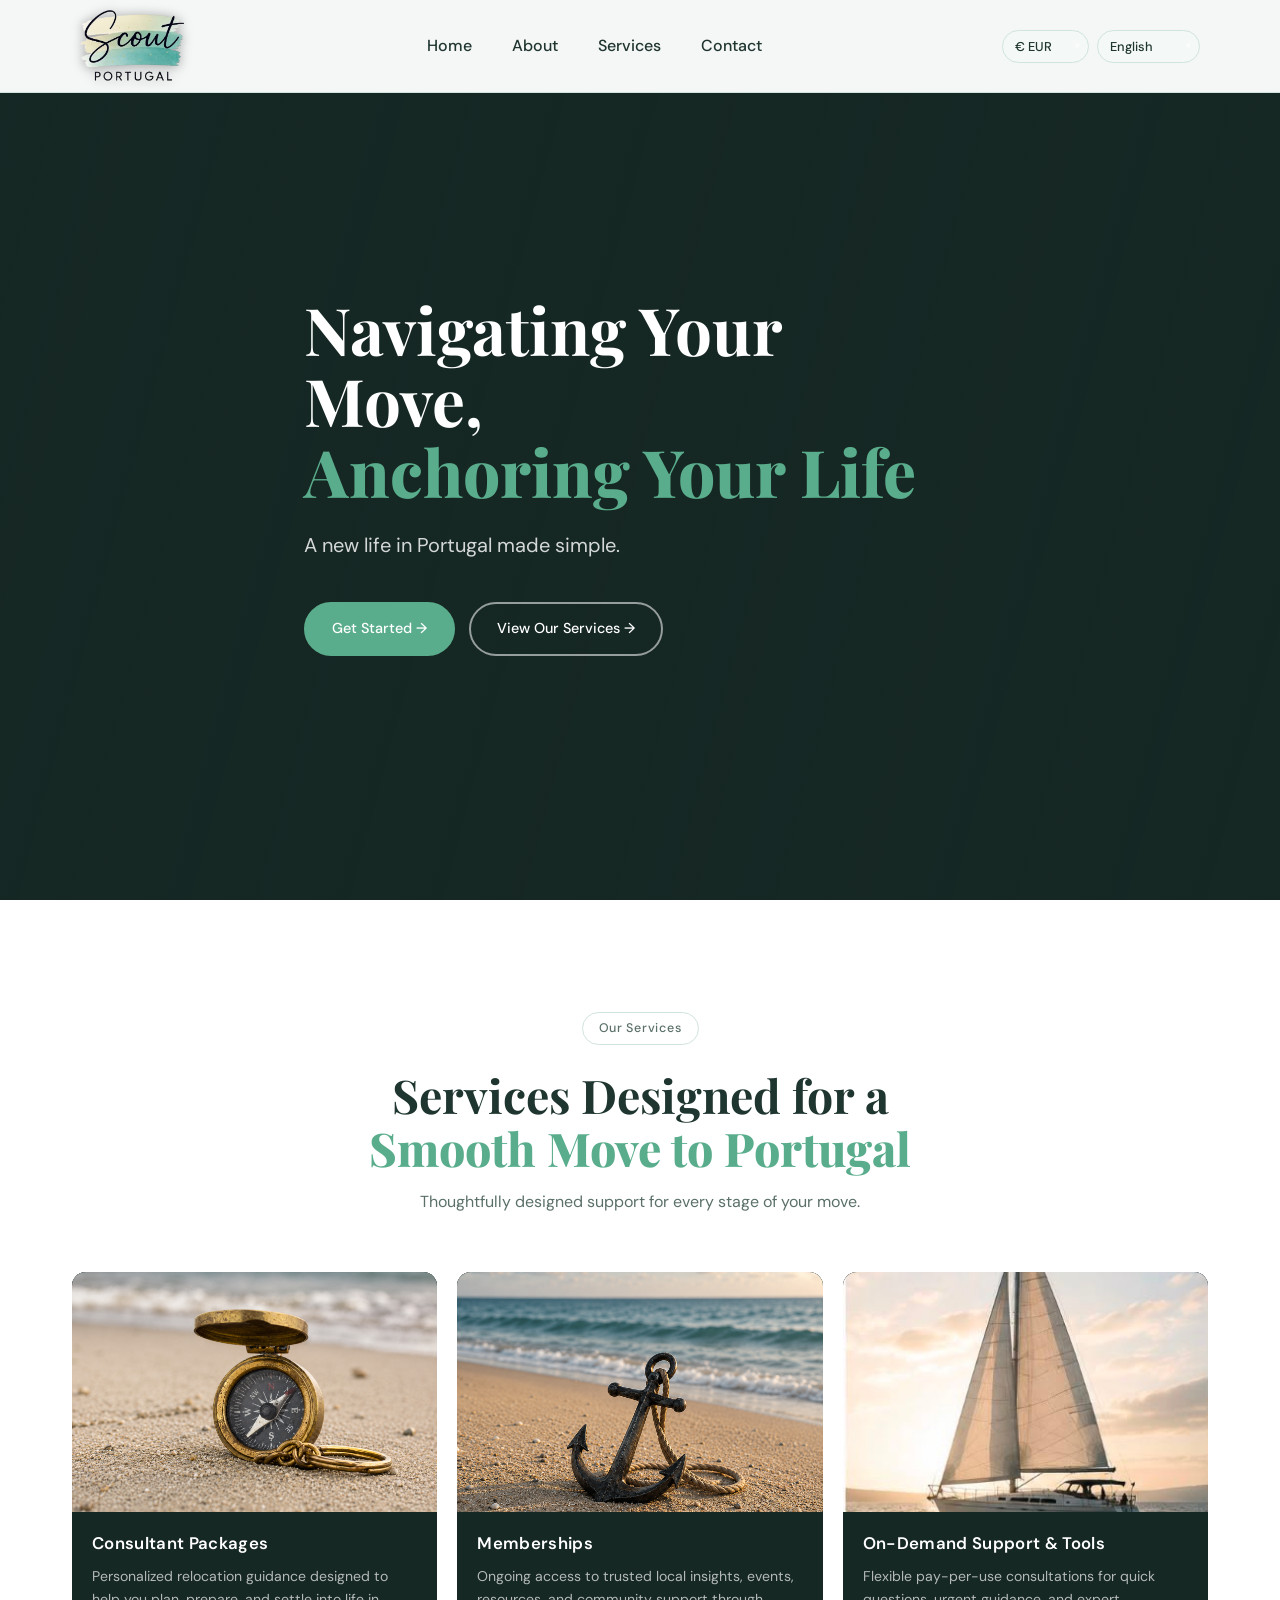
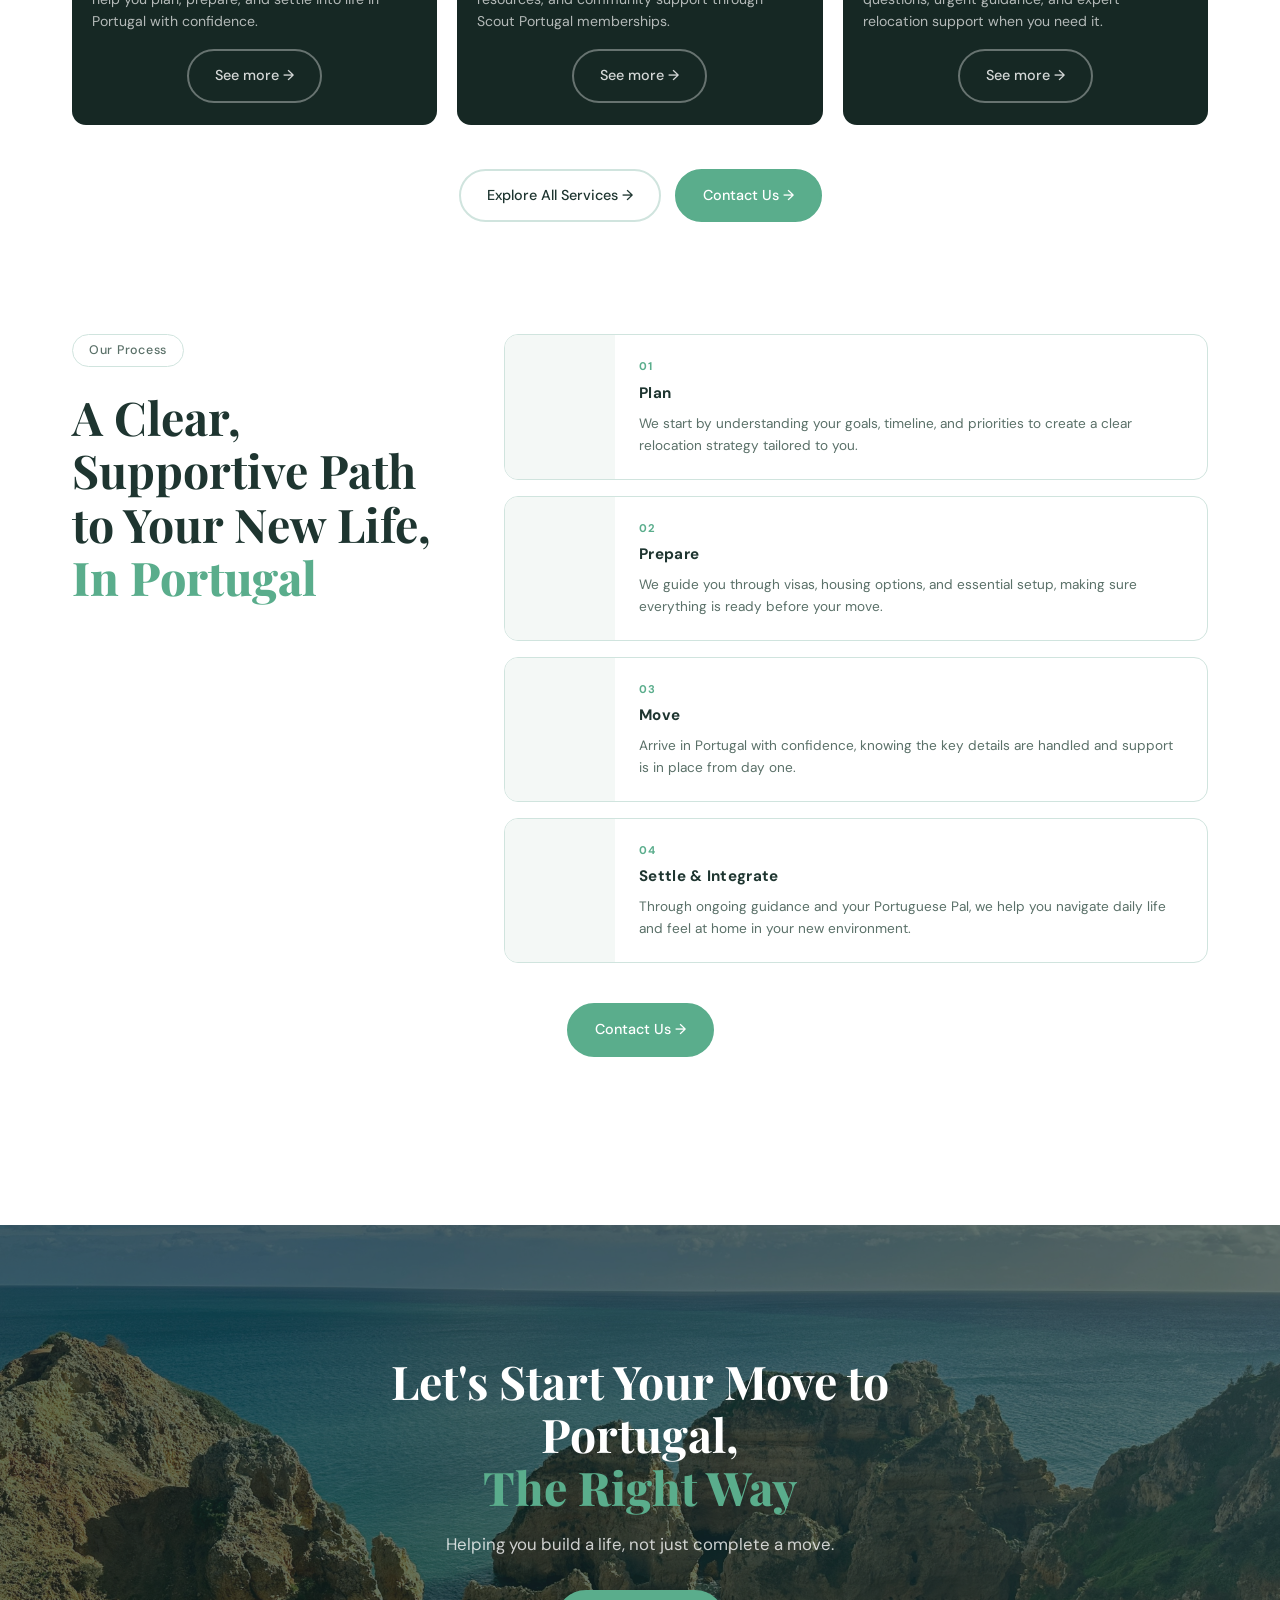
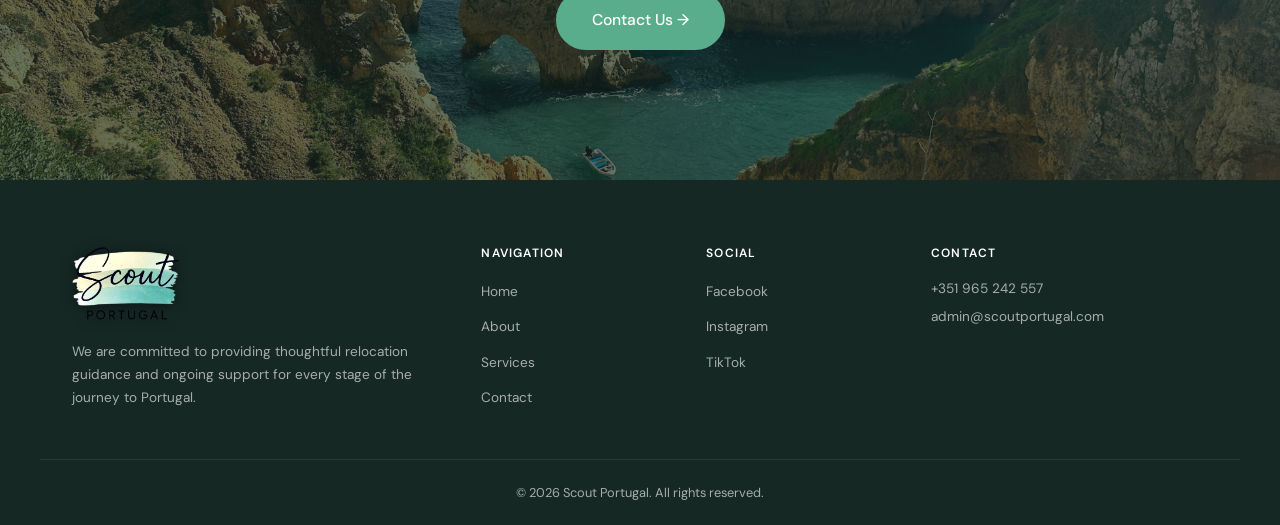
<file: index.html>
<!DOCTYPE html>
<html lang="en">
<head>
  <meta charset="UTF-8">
  <meta name="viewport" content="width=device-width, initial-scale=1.0">
  <title>Scout Portugal — Relocation Services</title>
  <meta name="description" content="A new life in Portugal made simple. Trusted relocation guidance, housing support, and cultural integration.">
  <link rel="preconnect" href="https://fonts.googleapis.com">
  <link rel="preconnect" href="https://fonts.gstatic.com" crossorigin>
  <link rel="preconnect" href="https://www.youtube.com">
  <link rel="preconnect" href="https://i.ytimg.com">
  <link rel="dns-prefetch" href="https://www.youtube.com">
  <link rel="dns-prefetch" href="https://i.ytimg.com">
  <link href="https://fonts.googleapis.com/css2?family=DM+Sans:wght@300;400;500;600&family=Playfair+Display:ital,wght@0,700;0,800;1,400;1,500&display=swap" rel="stylesheet">
  <link rel="stylesheet" href="style.css?v=3">
</head>
<body>
<div class="scroll-progress" id="scroll-progress"></div>

  <nav id="nav">
    <div class="nav-inner">
      <a href="index.html" class="logo-link" aria-label="Scout Portugal">
        <img src="images/logo.png" alt="Scout Portugal" class="logo-img">
      </a>
      <ul class="nav-links" role="list">
        <li><a href="index.html"    data-i18n="nav.home">Home</a></li>
        <li><a href="about.html"    data-i18n="nav.about">About</a></li>
        <li><a href="services.html" data-i18n="nav.services">Services</a></li>
        <li><a href="contact.html"  data-i18n="nav.contact">Contact</a></li>
      </ul>
      <div class="nav-controls">
        <div class="select-wrap">
          <select id="currency-select" aria-label="Currency">
            <option value="EUR">€ EUR</option>
            <option value="USD">$ USD</option>
            <option value="GBP">£ GBP</option>
            <option value="BRL">R$ BRL</option>
            <option value="AUD">A$ AUD</option>
            <option value="CNY">¥ CNY</option>
          </select>
        </div>
        <div class="select-wrap">
          <select id="lang-select" aria-label="Language">
            <option value="en">English</option>
            <option value="es">Español</option>
            <option value="pt">Português</option>
            <option value="de">Deutsch</option>
            <option value="fr">Français</option>
            <option value="zh">中文</option>
          </select>
        </div>
        <button class="burger" id="burger" aria-label="Menu" aria-expanded="false">
          <span></span><span></span><span></span>
        </button>
      </div>
    </div>
    <div class="mobile-menu" id="mobile-menu" aria-hidden="true">
      <ul role="list">
        <li><a href="index.html"    data-i18n="nav.home">Home</a></li>
        <li><a href="about.html"    data-i18n="nav.about">About</a></li>
        <li><a href="services.html" data-i18n="nav.services">Services</a></li>
        <li><a href="contact.html"  data-i18n="nav.contact">Contact</a></li>
      </ul>
    </div>
  </nav>

  <!-- HERO -->
  <section class="hero">
    <div class="hero-video-wrap">
      <video autoplay muted loop playsinline poster="https://res.cloudinary.com/ddjp9sq5s/video/upload/so_0/v1782552151/15659260-uhd_3840_2160_30fps_gr2dod.jpg">
        <source src="https://res.cloudinary.com/ddjp9sq5s/video/upload/q_auto:best/v1782552151/15659260-uhd_3840_2160_30fps_gr2dod.mp4" type="video/mp4">
      </video>
    </div>
    <div class="hero-overlay"></div>
    <div class="hero-content container">
      <h1>
        <span data-i18n="hero.line1">Navigating Your Move,</span>
        <em data-i18n="hero.line2">Anchoring Your Life</em>
      </h1>
      <p data-i18n="hero.sub">A new life in Portugal made simple.</p>
      <div class="hero-ctas">
        <a href="contact.html" class="btn btn-primary" data-i18n="hero.cta1">Get Started →</a>
        <a href="services.html" class="btn btn-ghost" data-i18n="hero.cta2">View Our Services →</a>
      </div>
    </div>
  </section>

  <!-- SERVICES OVERVIEW -->
  <section class="services">
    <div class="container">
      <div class="section-header fade-in">
        <span class="pill" data-i18n="services.label">Our Services</span>
        <h2>
          <span data-i18n="services.h1">Services Designed for a</span>
          <em data-i18n="services.h2">Smooth Move to Portugal</em>
        </h2>
        <p class="section-sub" data-i18n="services.sub">Thoughtfully designed support for every stage of your move.</p>
      </div>
      <div class="services-grid">
        <div class="service-card fade-in">
          <div class="service-img" style="background-image:url('images/compass.png')"></div>
          <div class="service-body">
            <h3 data-i18n="services.s1.title">Consultant Packages</h3>
            <p data-i18n="services.s1.desc">Personalized relocation guidance designed to help you plan, prepare, and settle into life in Portugal with confidence.</p>
            <a href="services.html" class="btn btn-outline" style="margin-top:16px" data-i18n="services.s1.cta">See more →</a>
          </div>
        </div>
        <div class="service-card fade-in" style="--delay:0.1s">
          <div class="service-img" style="background-image:url('images/anchor.png')"></div>
          <div class="service-body">
            <h3 data-i18n="services.s2.title">Memberships</h3>
            <p data-i18n="services.s2.desc">Ongoing access to trusted local insights, events, resources, and community support through Scout Portugal memberships.</p>
            <a href="services.html" class="btn btn-outline" style="margin-top:16px" data-i18n="services.s2.cta">See more →</a>
          </div>
        </div>
        <div class="service-card fade-in" style="--delay:0.2s">
          <div class="service-img" style="background-image:url('images/sailboat.jpg')"></div>
          <div class="service-body">
            <h3 data-i18n="services.s3.title">On-Demand Support & Tools</h3>
            <p data-i18n="services.s3.desc">Flexible pay-per-use consultations for quick questions, urgent guidance, and expert relocation support when you need it.</p>
            <a href="services.html" class="btn btn-outline" style="margin-top:16px" data-i18n="services.s3.cta">See more →</a>
          </div>
        </div>
      </div>
      <div class="center-cta fade-in" style="display:flex; gap:14px; justify-content:center; flex-wrap:wrap;">
        <a href="services.html" class="btn btn-outline" data-i18n="services.cta">Explore All Services →</a>
        <a href="contact.html" class="btn btn-primary">Contact Us →</a>
      </div>
    </div>
  </section>

  <!-- PROCESS -->
  <section class="process">
    <div class="container process-inner">
      <div class="process-header fade-in">
        <span class="pill" data-i18n="process.label">Our Process</span>
        <h2>
          <span data-i18n="process.h1">A Clear, Supportive Path to Your New Life,</span>
          <em data-i18n="process.h2">In Portugal</em>
        </h2>
      </div>
      <div class="process-steps">
        <div class="step fade-in">
          <div class="step-img" style="background-image:url('https://images.unsplash.com/photo-1484480974693-6ca0a78fb36b?auto=format&fit=crop&w=400&q=80')"></div>
          <div class="step-body">
            <span class="step-num">01</span>
            <h4 data-i18n="process.s1.title">Plan</h4>
            <p data-i18n="process.s1.desc">We start by understanding your goals, timeline, and priorities to create a clear relocation strategy tailored to you.</p>
          </div>
        </div>
        <div class="step fade-in" style="--delay:0.08s">
          <div class="step-img" style="background-image:url('https://images.unsplash.com/photo-1516738901171-8eb4fc13bd20?auto=format&fit=crop&w=400&q=80')"></div>
          <div class="step-body">
            <span class="step-num">02</span>
            <h4 data-i18n="process.s2.title">Prepare</h4>
            <p data-i18n="process.s2.desc">We guide you through visas, housing options, and essential setup, making sure everything is ready before your move.</p>
          </div>
        </div>
        <div class="step fade-in" style="--delay:0.16s">
          <div class="step-img" style="background-image:url('https://images.unsplash.com/photo-1436491865332-7a61a109cc05?auto=format&fit=crop&w=400&q=80')"></div>
          <div class="step-body">
            <span class="step-num">03</span>
            <h4 data-i18n="process.s3.title">Move</h4>
            <p data-i18n="process.s3.desc">Arrive in Portugal with confidence, knowing the key details are handled and support is in place from day one.</p>
          </div>
        </div>
        <div class="step fade-in" style="--delay:0.24s">
          <div class="step-img" style="background-image:url('https://images.unsplash.com/photo-1712867415742-79e31e06ece9?auto=format&fit=crop&w=400&q=80')"></div>
          <div class="step-body">
            <span class="step-num">04</span>
            <h4 data-i18n="process.s4.title">Settle & Integrate</h4>
            <p data-i18n="process.s4.desc">Through ongoing guidance and your Portuguese Pal, we help you navigate daily life and feel at home in your new environment.</p>
          </div>
        </div>
      </div>
    </div>
    <div class="container center-cta fade-in" style="margin-top:40px; padding-bottom:56px;">
      <a href="contact.html" class="btn btn-primary">Contact Us →</a>
    </div>
  </section>

  <!-- CTA BANNER -->
  <section class="cta-banner">
    <div class="cta-img"></div>
    <div class="cta-overlay"></div>
    <div class="container cta-content fade-in">
      <h2>
        <span data-i18n="cta.h1">Let's Start Your Move to Portugal,</span>
        <em data-i18n="cta.h2">The Right Way</em>
      </h2>
      <p data-i18n="cta.sub">Helping you build a life, not just complete a move.</p>
      <a href="contact.html" class="btn btn-primary btn-lg" data-i18n="cta.btn">Contact Us →</a>
    </div>
  </section>

  <footer>
    <div class="container footer-inner">
      <div class="footer-brand">
        <div class="footer-logo">
          <img src="images/logo.png" alt="Scout Portugal" class="footer-logo-img">
        </div>
        <p data-i18n="footer.desc">We are committed to providing thoughtful relocation guidance and ongoing support for every stage of the journey to Portugal.</p>
      </div>
      <div class="footer-col">
        <h4 data-i18n="footer.navLabel">Navigation</h4>
        <ul role="list">
          <li><a href="index.html"    data-i18n="nav.home">Home</a></li>
          <li><a href="about.html"    data-i18n="nav.about">About</a></li>
          <li><a href="services.html" data-i18n="nav.services">Services</a></li>
          <li><a href="contact.html"  data-i18n="nav.contact">Contact</a></li>
        </ul>
      </div>
      <div class="footer-col">
        <h4 data-i18n="footer.socialLabel">Social</h4>
        <ul role="list">
          <li><a href="#" data-i18n="footer.fb">Facebook</a></li>
          <li><a href="#" data-i18n="footer.ig">Instagram</a></li>
          <li><a href="#" data-i18n="footer.tt">TikTok</a></li>
        </ul>
      </div>
      <div class="footer-col">
        <h4 data-i18n="footer.contactLabel">Contact</h4>
        <p><a href="tel:+351965242557">+351 965 242 557</a></p>
        <p><a href="mailto:admin@scoutportugal.com">admin@scoutportugal.com</a></p>
      </div>
    </div>
    <div class="footer-bottom">
      <p data-i18n="footer.copy">© 2026 Scout Portugal. All rights reserved.</p>
    </div>
  </footer>

  <script src="script.js"></script>
</body>
</html>
</file>
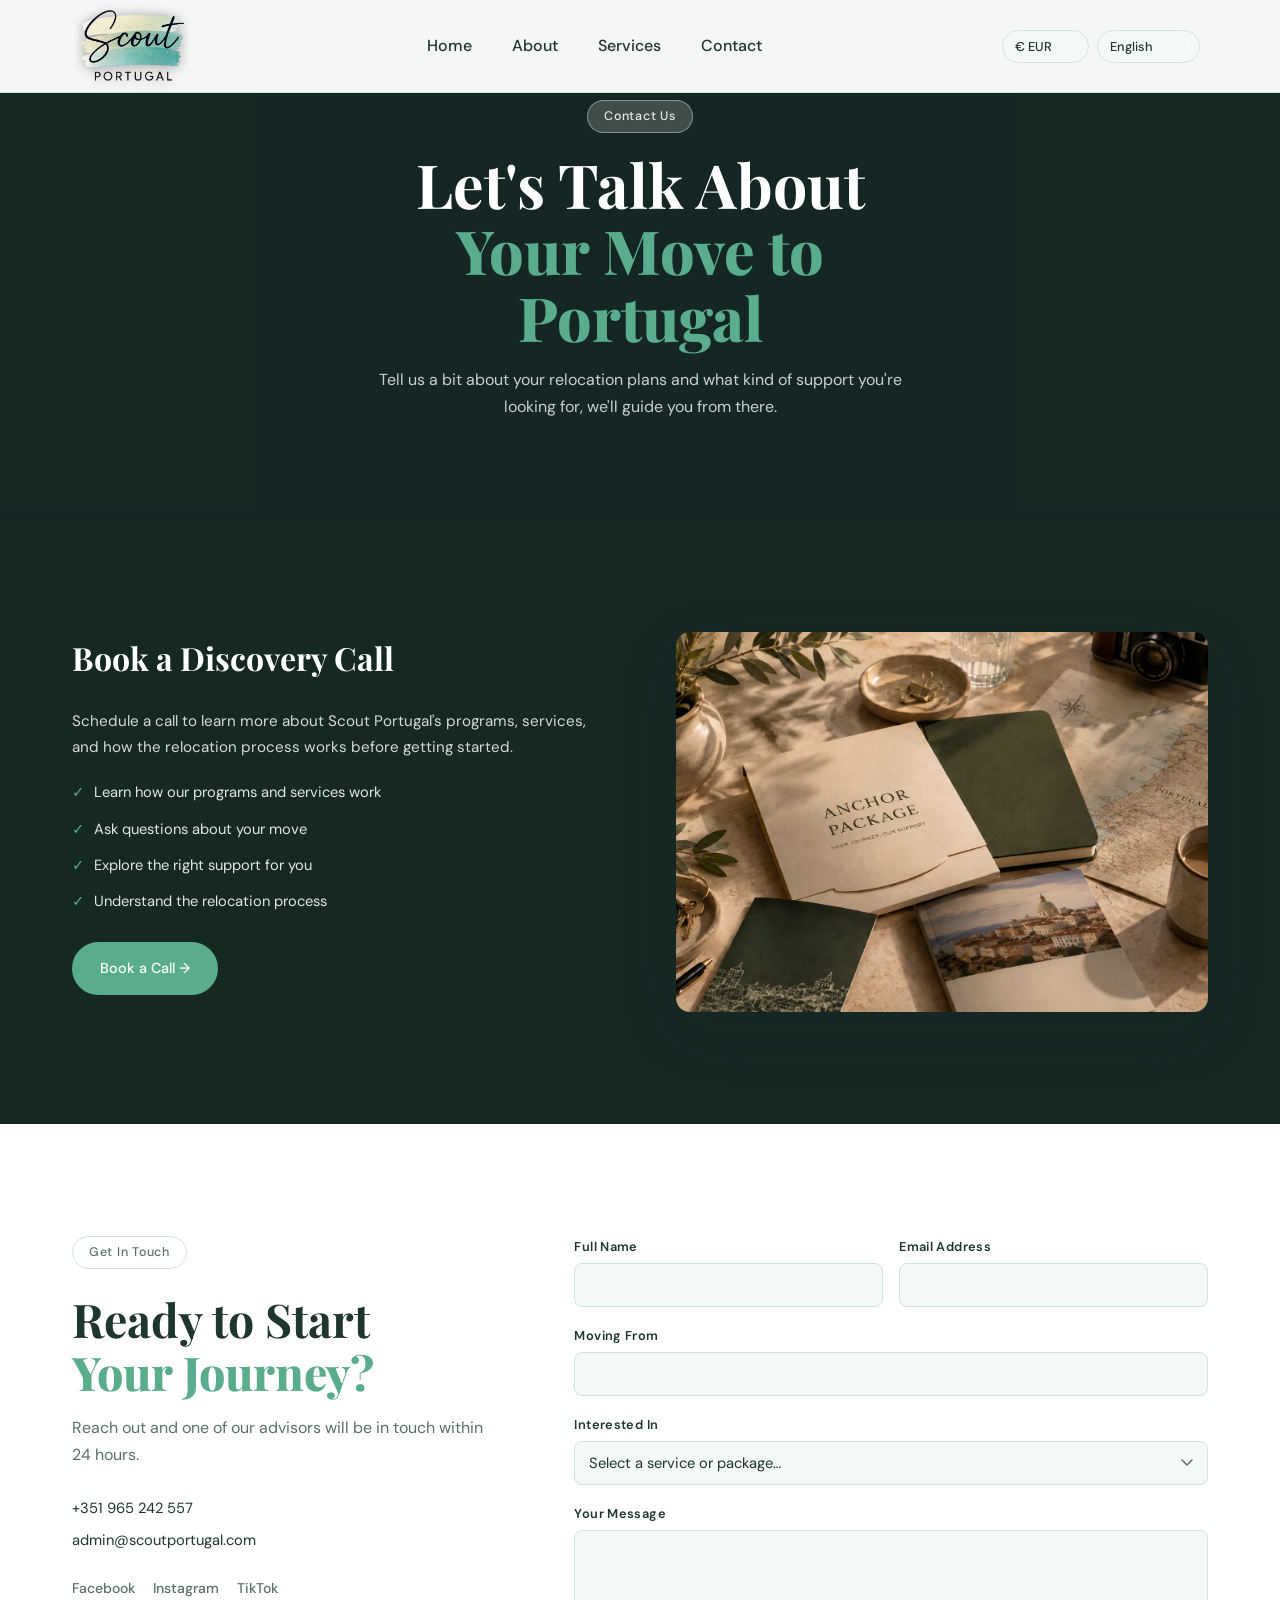
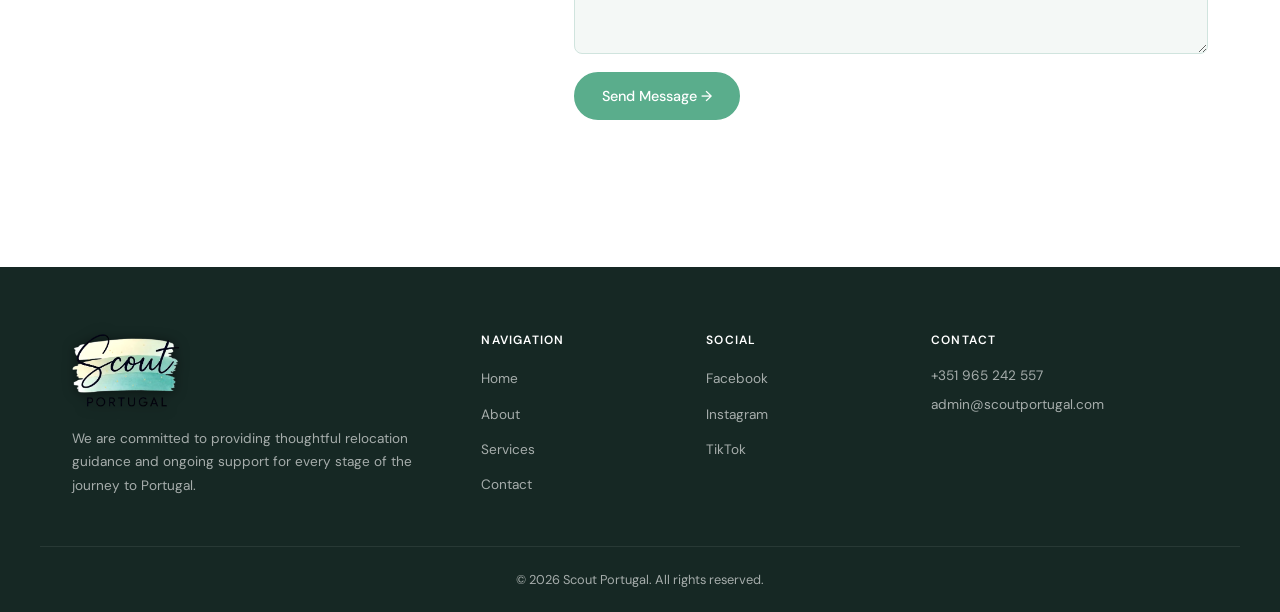
<file: contact.html>
<!DOCTYPE html>
<html lang="en">
<head>
  <meta charset="UTF-8">
  <meta name="viewport" content="width=device-width, initial-scale=1.0">
  <title>Contact — Scout Portugal</title>
  <meta name="description" content="Get in touch with Scout Portugal. Book a discovery call or send us a message.">
  <link rel="preconnect" href="https://fonts.googleapis.com">
  <link rel="preconnect" href="https://fonts.gstatic.com" crossorigin>
  <link href="https://fonts.googleapis.com/css2?family=DM+Sans:wght@300;400;500;600&family=Playfair+Display:ital,wght@0,700;0,800;1,400;1,500&display=swap" rel="stylesheet">
  <link rel="stylesheet" href="style.css?v=3">
</head>
<body>
<div class="scroll-progress" id="scroll-progress"></div>

  <nav id="nav">
    <div class="nav-inner">
      <a href="index.html" class="logo-link" aria-label="Scout Portugal">
        <img src="images/logo.png" alt="Scout Portugal" class="logo-img">
      </a>
      <ul class="nav-links" role="list">
        <li><a href="index.html"    data-i18n="nav.home">Home</a></li>
        <li><a href="about.html"    data-i18n="nav.about">About</a></li>
        <li><a href="services.html" data-i18n="nav.services">Services</a></li>
        <li><a href="contact.html"  data-i18n="nav.contact">Contact</a></li>
      </ul>
      <div class="nav-controls">
        <div class="select-wrap">
          <select id="currency-select" aria-label="Currency">
            <option value="EUR">€ EUR</option>
            <option value="USD">$ USD</option>
            <option value="GBP">£ GBP</option>
            <option value="BRL">R$ BRL</option>
            <option value="AUD">A$ AUD</option>
            <option value="CNY">¥ CNY</option>
          </select>
        </div>
        <div class="select-wrap">
          <select id="lang-select" aria-label="Language">
            <option value="en">English</option>
            <option value="es">Español</option>
            <option value="pt">Português</option>
            <option value="de">Deutsch</option>
            <option value="fr">Français</option>
            <option value="zh">中文</option>
          </select>
        </div>
        <button class="burger" id="burger" aria-label="Menu" aria-expanded="false">
          <span></span><span></span><span></span>
        </button>
      </div>
    </div>
    <div class="mobile-menu" id="mobile-menu" aria-hidden="true">
      <ul role="list">
        <li><a href="index.html"    data-i18n="nav.home">Home</a></li>
        <li><a href="about.html"    data-i18n="nav.about">About</a></li>
        <li><a href="services.html" data-i18n="nav.services">Services</a></li>
        <li><a href="contact.html"  data-i18n="nav.contact">Contact</a></li>
      </ul>
    </div>
  </nav>

  <!-- PAGE HERO -->
  <section class="discovery">
    <div class="discovery-bg"></div>
    <div class="discovery-overlay"></div>
    <div class="container discovery-content fade-in">
      <span class="pill pill-light" data-i18n="discovery.label">Contact Us</span>
      <h1>
        <span data-i18n="discovery.h1">Let's Talk About</span>
        <em data-i18n="discovery.h2">Your Move to Portugal</em>
      </h1>
      <p data-i18n="discovery.sub">Tell us a bit about your relocation plans and what kind of support you're looking for, we'll guide you from there.</p>
    </div>
  </section>

  <!-- BOOK A CALL -->
  <section class="book-call">
    <div class="container book-call-inner">
      <div class="book-call-head fade-in">
        <h3 data-i18n="discovery.callTitle">Book a Discovery Call</h3>
      </div>
      <div class="book-call-img fade-in" style="--delay:0.1s"></div>
      <div class="book-call-body fade-in" style="--delay:0.15s">
        <p data-i18n="discovery.callDesc">Schedule a call to learn more about Scout Portugal's programs, services, and how the relocation process works before getting started.</p>
        <ul class="checklist" style="margin-top:20px">
          <li data-i18n="discovery.c1">Learn how our programs and services work</li>
          <li data-i18n="discovery.c2">Ask questions about your move</li>
          <li data-i18n="discovery.c3">Explore the right support for you</li>
          <li data-i18n="discovery.c4">Understand the relocation process</li>
        </ul>
        <a href="#contact-form" class="btn btn-primary" style="margin-top:28px" data-i18n="discovery.callBtn">Book a Call →</a>
      </div>
    </div>
  </section>

  <!-- CONTACT FORM -->
  <section class="contact" id="contact-form">
    <div class="container contact-inner">
      <div class="contact-text fade-in">
        <span class="pill" data-i18n="contact.label">Get In Touch</span>
        <h2>
          <span data-i18n="contact.h1">Ready to Start</span>
          <em data-i18n="contact.h2">Your Journey?</em>
        </h2>
        <p data-i18n="contact.body">Reach out and one of our advisors will be in touch within 24 hours.</p>
        <div class="contact-details">
          <a href="tel:+351965242557">+351 965 242 557</a>
          <a href="mailto:admin@scoutportugal.com">admin@scoutportugal.com</a>
        </div>
        <div class="socials">
          <a href="#" data-i18n="footer.fb">Facebook</a>
          <a href="#" data-i18n="footer.ig">Instagram</a>
          <a href="#" data-i18n="footer.tt">TikTok</a>
        </div>
      </div>
      <form class="contact-form fade-in" id="contact-form-el" style="--delay:0.12s" novalidate>
        <div class="form-row">
          <div class="form-group">
            <label for="f-name" data-i18n="contact.fname">Full Name</label>
            <input type="text" id="f-name" name="name" autocomplete="name" required>
          </div>
          <div class="form-group">
            <label for="f-email" data-i18n="contact.email">Email Address</label>
            <input type="email" id="f-email" name="email" autocomplete="email" required>
          </div>
        </div>
        <div class="form-group">
          <label for="f-from" data-i18n="contact.from">Moving From</label>
          <input type="text" id="f-from" name="from" autocomplete="country-name">
        </div>
        <div class="form-group">
          <label for="f-service">Interested In</label>
          <select id="f-service" name="service">
            <option value="" disabled selected>Select a service or package…</option>
            <optgroup label="Consultant Packages">
              <option value="navigate">Navigate Package (3 months)</option>
              <option value="anchor">Anchor Package (6 months)</option>
            </optgroup>
            <optgroup label="Memberships">
              <option value="connect">Connect Membership (Annual)</option>
              <option value="connect-plus">Connect+ Membership (Premium)</option>
            </optgroup>
            <optgroup label="On-Demand Support">
              <option value="scoutline">Scoutline — Quick Consultation</option>
              <option value="scoutmap">ScoutMap — Relocation Tool</option>
            </optgroup>
            <option value="general">General Inquiry</option>
          </select>
        </div>
        <div class="form-group">
          <label for="f-msg" data-i18n="contact.msg">Your Message</label>
          <textarea id="f-msg" name="message" rows="5"></textarea>
        </div>
        <button type="submit" class="btn btn-primary" data-i18n="contact.submit">Send Message →</button>
        <p class="form-success" id="form-success" aria-live="polite"></p>
      </form>
    </div>
  </section>

  <footer>
    <div class="container footer-inner">
      <div class="footer-brand">
        <div class="footer-logo">
          <img src="images/logo.png" alt="Scout Portugal" class="footer-logo-img">
        </div>
        <p data-i18n="footer.desc">We are committed to providing thoughtful relocation guidance and ongoing support for every stage of the journey to Portugal.</p>
      </div>
      <div class="footer-col">
        <h4 data-i18n="footer.navLabel">Navigation</h4>
        <ul role="list">
          <li><a href="index.html"    data-i18n="nav.home">Home</a></li>
          <li><a href="about.html"    data-i18n="nav.about">About</a></li>
          <li><a href="services.html" data-i18n="nav.services">Services</a></li>
          <li><a href="contact.html"  data-i18n="nav.contact">Contact</a></li>
        </ul>
      </div>
      <div class="footer-col">
        <h4 data-i18n="footer.socialLabel">Social</h4>
        <ul role="list">
          <li><a href="#" data-i18n="footer.fb">Facebook</a></li>
          <li><a href="#" data-i18n="footer.ig">Instagram</a></li>
          <li><a href="#" data-i18n="footer.tt">TikTok</a></li>
        </ul>
      </div>
      <div class="footer-col">
        <h4 data-i18n="footer.contactLabel">Contact</h4>
        <p><a href="tel:+351965242557">+351 965 242 557</a></p>
        <p><a href="mailto:admin@scoutportugal.com">admin@scoutportugal.com</a></p>
      </div>
    </div>
    <div class="footer-bottom">
      <p data-i18n="footer.copy">© 2026 Scout Portugal. All rights reserved.</p>
    </div>
  </footer>

  <script src="script.js"></script>
</body>
</html>
</file>
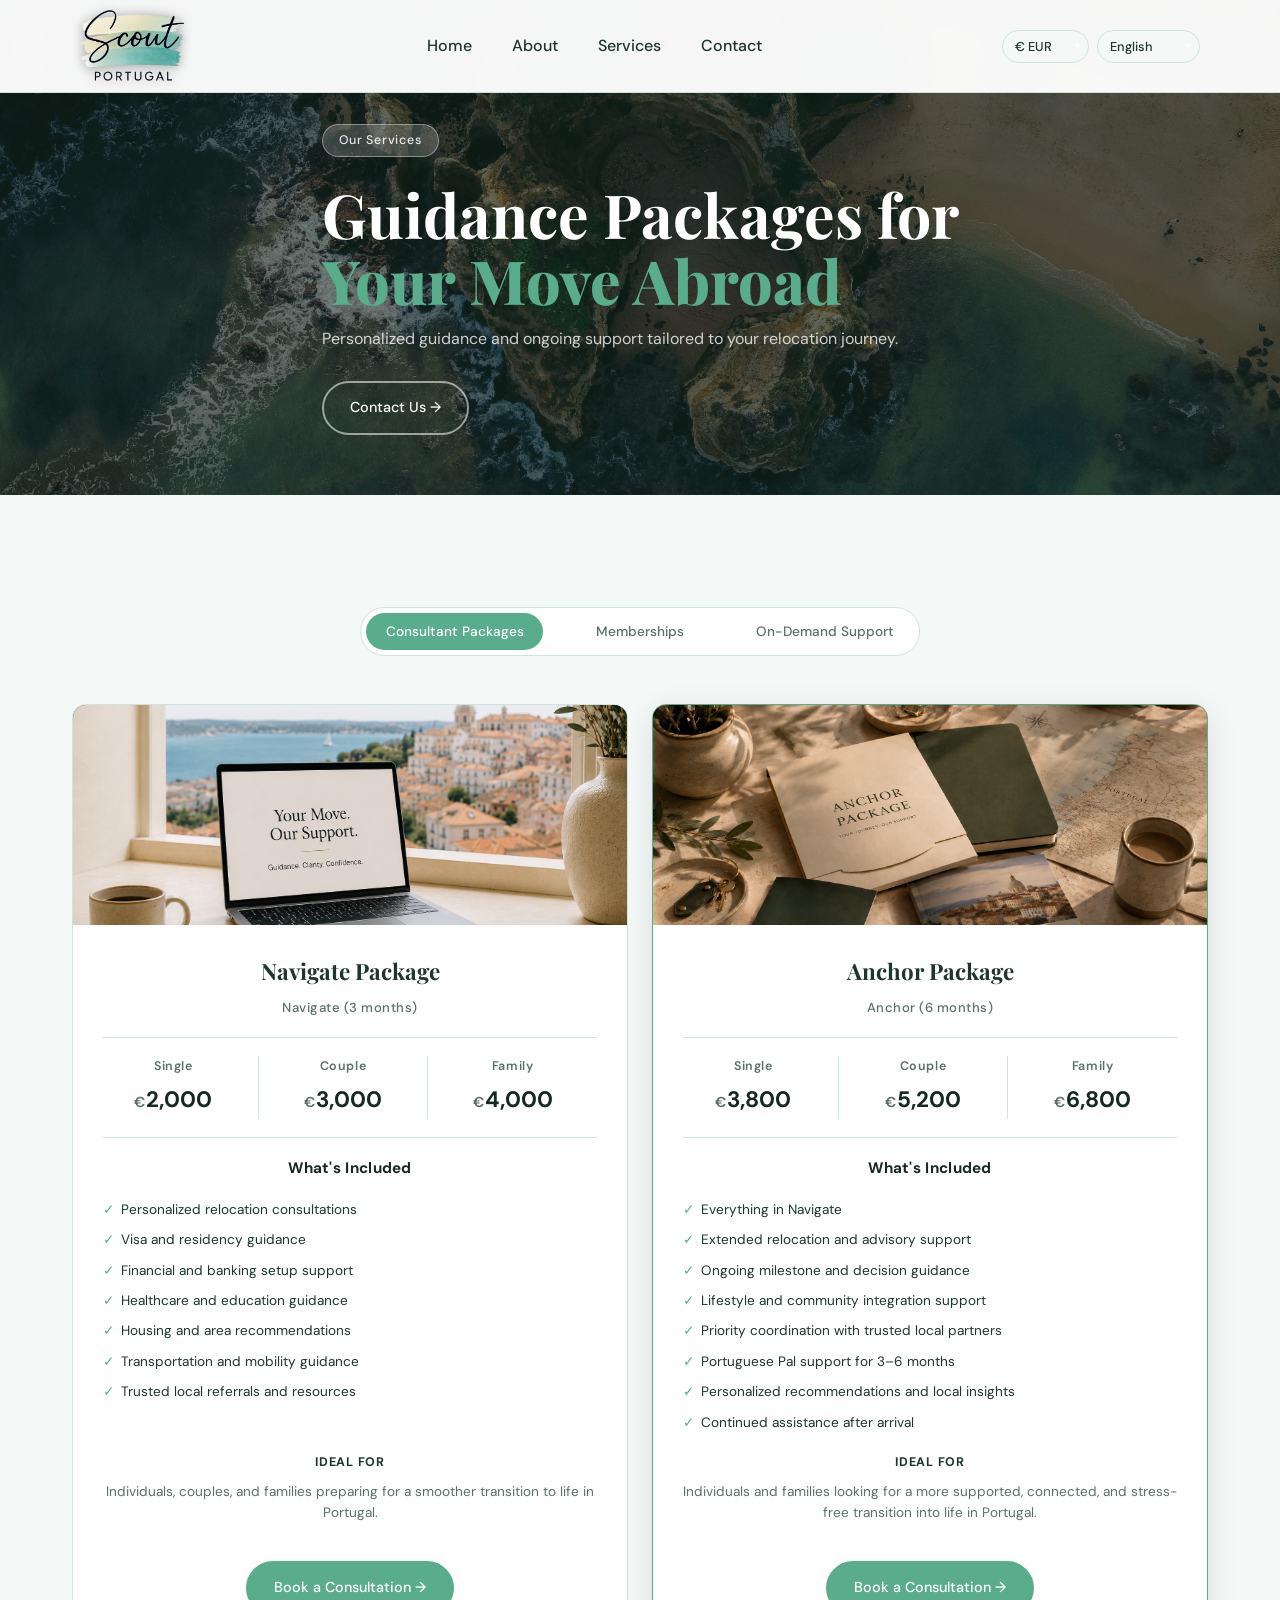
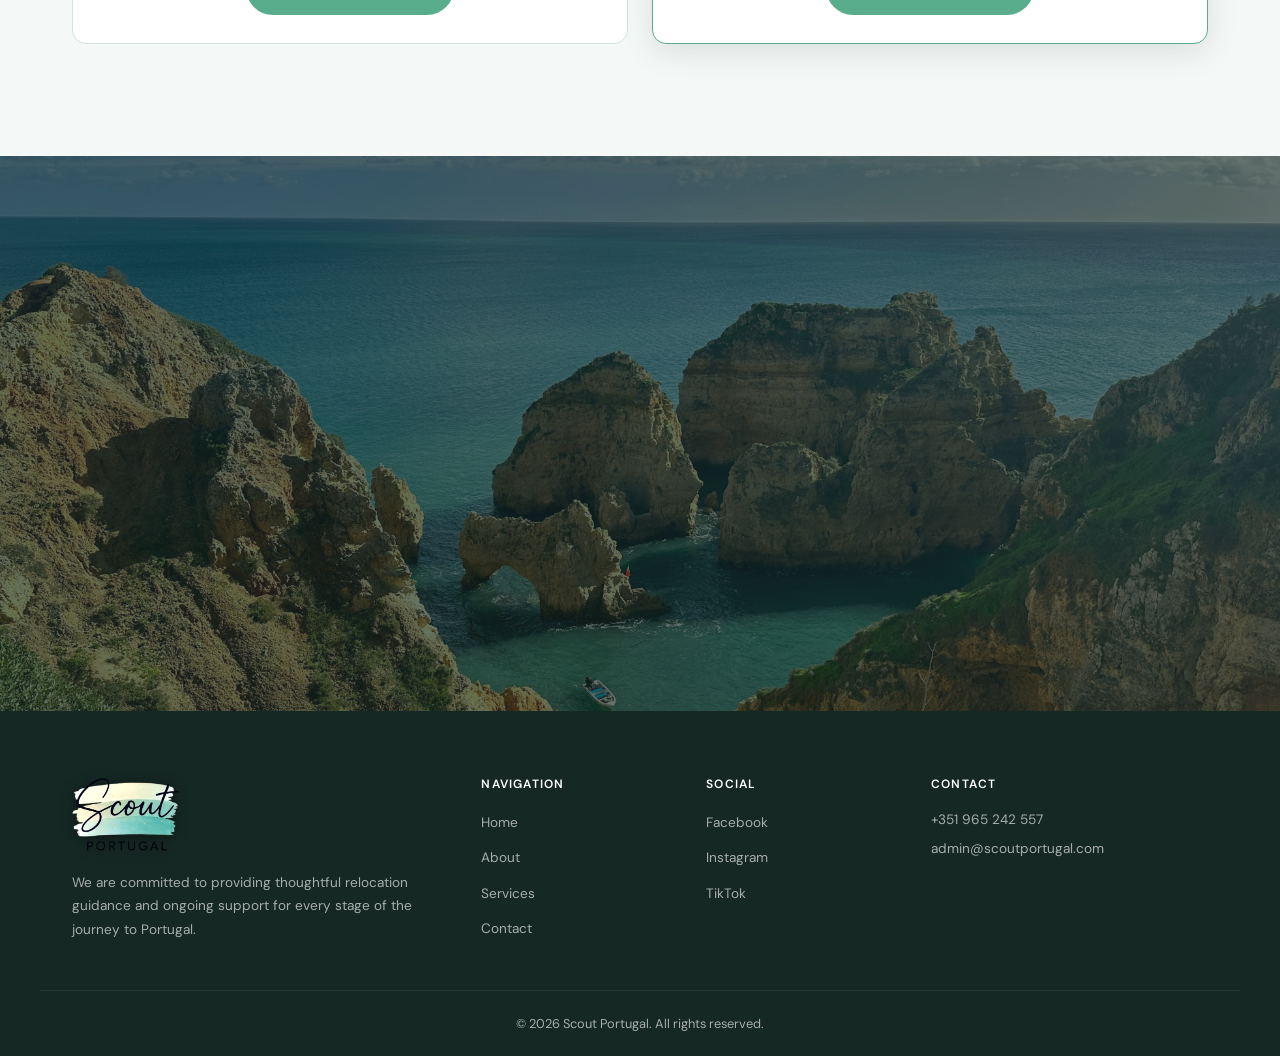
<file: services.html>
<!DOCTYPE html>
<html lang="en">
<head>
  <meta charset="UTF-8">
  <meta name="viewport" content="width=device-width, initial-scale=1.0">
  <title>Services — Scout Portugal</title>
  <meta name="description" content="Consultant packages, memberships, and on-demand support for your move to Portugal.">
  <link rel="preconnect" href="https://fonts.googleapis.com">
  <link rel="preconnect" href="https://fonts.gstatic.com" crossorigin>
  <link href="https://fonts.googleapis.com/css2?family=DM+Sans:wght@300;400;500;600&family=Playfair+Display:ital,wght@0,700;0,800;1,400;1,500&display=swap" rel="stylesheet">
  <link rel="stylesheet" href="style.css?v=3">
</head>
<body>
<div class="scroll-progress" id="scroll-progress"></div>

  <nav id="nav">
    <div class="nav-inner">
      <a href="index.html" class="logo-link" aria-label="Scout Portugal">
        <img src="images/logo.png" alt="Scout Portugal" class="logo-img">
      </a>
      <ul class="nav-links" role="list">
        <li><a href="index.html"    data-i18n="nav.home">Home</a></li>
        <li><a href="about.html"    data-i18n="nav.about">About</a></li>
        <li><a href="services.html" data-i18n="nav.services">Services</a></li>
        <li><a href="contact.html"  data-i18n="nav.contact">Contact</a></li>
      </ul>
      <div class="nav-controls">
        <div class="select-wrap">
          <select id="currency-select" aria-label="Currency">
            <option value="EUR">€ EUR</option>
            <option value="USD">$ USD</option>
            <option value="GBP">£ GBP</option>
            <option value="BRL">R$ BRL</option>
            <option value="AUD">A$ AUD</option>
            <option value="CNY">¥ CNY</option>
          </select>
        </div>
        <div class="select-wrap">
          <select id="lang-select" aria-label="Language">
            <option value="en">English</option>
            <option value="es">Español</option>
            <option value="pt">Português</option>
            <option value="de">Deutsch</option>
            <option value="fr">Français</option>
            <option value="zh">中文</option>
          </select>
        </div>
        <button class="burger" id="burger" aria-label="Menu" aria-expanded="false">
          <span></span><span></span><span></span>
        </button>
      </div>
    </div>
    <div class="mobile-menu" id="mobile-menu" aria-hidden="true">
      <ul role="list">
        <li><a href="index.html"    data-i18n="nav.home">Home</a></li>
        <li><a href="about.html"    data-i18n="nav.about">About</a></li>
        <li><a href="services.html" data-i18n="nav.services">Services</a></li>
        <li><a href="contact.html"  data-i18n="nav.contact">Contact</a></li>
      </ul>
    </div>
  </nav>

  <!-- PAGE HERO -->
  <section class="page-hero">
    <div class="page-hero-img" style="background-image:url('images/services-hero.jpg')"></div>
    <div class="page-hero-overlay"></div>
    <div class="container page-hero-content fade-in">
      <span class="pill pill-light" data-i18n="services.label">Our Services</span>
      <h1>
        <span data-i18n="pricing.h1">Guidance Packages for</span>
        <em data-i18n="pricing.h2">Your Move Abroad</em>
      </h1>
      <p data-i18n="pricing.sub">Personalized guidance and ongoing support tailored to your relocation journey.</p>
      <a href="contact.html" class="btn btn-ghost" style="margin-top:28px">Contact Us →</a>
    </div>
  </section>

  <!-- PRICING TABS -->
  <section class="pricing">
    <div class="container">
      <div class="tab-bar fade-in">
        <button class="tab-btn active" data-tab="packages" data-i18n="pricing.tab1">Consultant Packages</button>
        <button class="tab-btn" data-tab="memberships" data-i18n="pricing.tab2">Memberships</button>
        <button class="tab-btn" data-tab="ondemand" data-i18n="pricing.tab3">On-Demand Support</button>
      </div>

      <!-- CONSULTANT PACKAGES -->
      <div class="tab-panel" id="tab-packages">
        <div class="pkg-grid">
          <div class="pkg-card fade-in">
            <div class="pkg-img" style="background-image:url('images/planning.png')"></div>
            <div class="pkg-body">
              <h3 data-i18n="pricing.nav.title">Navigate Package</h3>
              <p class="pkg-duration" data-i18n="pricing.nav.duration">Navigate (3 months)</p>
              <div class="pkg-tiers">
                <div class="tier">
                  <span class="tier-label" data-i18n="pricing.single">Single</span>
                  <span class="tier-price"><span class="cur-sym">€</span><span class="amount" data-eur="2000">2,000</span></span>
                </div>
                <div class="tier-sep"></div>
                <div class="tier">
                  <span class="tier-label" data-i18n="pricing.couple">Couple</span>
                  <span class="tier-price"><span class="cur-sym">€</span><span class="amount" data-eur="3000">3,000</span></span>
                </div>
                <div class="tier-sep"></div>
                <div class="tier">
                  <span class="tier-label" data-i18n="pricing.family">Family</span>
                  <span class="tier-price"><span class="cur-sym">€</span><span class="amount" data-eur="4000">4,000</span></span>
                </div>
              </div>
              <h4 data-i18n="pricing.included">What's Included</h4>
              <ul class="feat-list">
                <li data-i18n="pricing.nav.f1">Personalized relocation consultations</li>
                <li data-i18n="pricing.nav.f2">Visa and residency guidance</li>
                <li data-i18n="pricing.nav.f3">Financial and banking setup support</li>
                <li data-i18n="pricing.nav.f4">Healthcare and education guidance</li>
                <li data-i18n="pricing.nav.f5">Housing and area recommendations</li>
                <li data-i18n="pricing.nav.f6">Transportation and mobility guidance</li>
                <li data-i18n="pricing.nav.f7">Trusted local referrals and resources</li>
              </ul>
              <p class="pkg-ideal-label" data-i18n="pricing.ideal">Ideal For</p>
              <p class="pkg-ideal" data-i18n="pricing.nav.ideal">Individuals, couples, and families preparing for a smoother transition to life in Portugal.</p>
              <a href="contact.html" class="btn btn-primary" data-i18n="pricing.cta">Book a Consultation →</a>
            </div>
          </div>
          <div class="pkg-card pkg-card--featured fade-in" style="--delay:0.12s">
            <div class="pkg-img" style="background-image:url('images/anchor-package.png')"></div>
            <div class="pkg-body">
              <h3 data-i18n="pricing.anc.title">Anchor Package</h3>
              <p class="pkg-duration" data-i18n="pricing.anc.duration">Anchor (6 months)</p>
              <div class="pkg-tiers">
                <div class="tier">
                  <span class="tier-label" data-i18n="pricing.single">Single</span>
                  <span class="tier-price"><span class="cur-sym">€</span><span class="amount" data-eur="3800">3,800</span></span>
                </div>
                <div class="tier-sep"></div>
                <div class="tier">
                  <span class="tier-label" data-i18n="pricing.couple">Couple</span>
                  <span class="tier-price"><span class="cur-sym">€</span><span class="amount" data-eur="5200">5,200</span></span>
                </div>
                <div class="tier-sep"></div>
                <div class="tier">
                  <span class="tier-label" data-i18n="pricing.family">Family</span>
                  <span class="tier-price"><span class="cur-sym">€</span><span class="amount" data-eur="6800">6,800</span></span>
                </div>
              </div>
              <h4 data-i18n="pricing.included">What's Included</h4>
              <ul class="feat-list">
                <li data-i18n="pricing.anc.f1">Everything in Navigate</li>
                <li data-i18n="pricing.anc.f2">Extended relocation and advisory support</li>
                <li data-i18n="pricing.anc.f3">Ongoing milestone and decision guidance</li>
                <li data-i18n="pricing.anc.f4">Lifestyle and community integration support</li>
                <li data-i18n="pricing.anc.f5">Priority coordination with trusted local partners</li>
                <li data-i18n="pricing.anc.f6">Portuguese Pal support for 3–6 months</li>
                <li data-i18n="pricing.anc.f7">Personalized recommendations and local insights</li>
                <li data-i18n="pricing.anc.f8">Continued assistance after arrival</li>
              </ul>
              <p class="pkg-ideal-label" data-i18n="pricing.ideal">Ideal For</p>
              <p class="pkg-ideal" data-i18n="pricing.anc.ideal">Individuals and families looking for a more supported, connected, and stress-free transition into life in Portugal.</p>
              <a href="contact.html" class="btn btn-primary" data-i18n="pricing.cta">Book a Consultation →</a>
            </div>
          </div>
        </div>
      </div>

      <!-- MEMBERSHIPS -->
      <div class="tab-panel hidden" id="tab-memberships">
        <div class="mem-grid">
          <div class="mem-card fade-in">
            <div class="mem-img" style="background-image:url('images/lisbon-terrace.png')"></div>
            <div class="mem-body">
              <h3 data-i18n="pricing.con.title">Connect Membership</h3>
              <p class="pkg-duration" data-i18n="pricing.con.duration">Connect (Annual)</p>
              <div class="pkg-tiers">
                <div class="tier">
                  <span class="tier-label" data-i18n="pricing.individual">Individual</span>
                  <span class="tier-price"><span class="cur-sym">€</span><span class="amount" data-eur="225">225</span><span class="tier-per" data-i18n="pricing.peryr">/ year</span></span>
                </div>
                <div class="tier-sep"></div>
                <div class="tier">
                  <span class="tier-label" data-i18n="pricing.coupleFamily">Couple / Family</span>
                  <span class="tier-price"><span class="cur-sym">€</span><span class="amount" data-eur="350">350</span><span class="tier-per" data-i18n="pricing.peryr">/ year</span></span>
                </div>
              </div>
              <h4 data-i18n="pricing.included">What's Included</h4>
              <ul class="feat-list">
                <li data-i18n="pricing.con.f1">Quarterly insights on local news, culture, and events</li>
                <li data-i18n="pricing.con.f2">Curated lifestyle and travel guides across Portugal</li>
                <li data-i18n="pricing.con.f3">Invitations to social gatherings and expat meetups</li>
                <li data-i18n="pricing.con.f4">Access to cultural integration experiences</li>
              </ul>
              <p class="pkg-ideal" data-i18n="pricing.con.desc">A community-driven membership designed to keep clients informed, connected, and engaged.</p>
              <a href="contact.html" class="btn btn-outline" data-i18n="pricing.joinCta">Join Now →</a>
            </div>
          </div>
          <div class="mem-card mem-card--featured fade-in" style="--delay:0.12s">
            <div class="mem-img" style="background-image:url('images/consultation.png')"></div>
            <div class="mem-body">
              <h3 data-i18n="pricing.conp.title">Connect+ Membership</h3>
              <p class="pkg-duration" data-i18n="pricing.conp.duration">Connect+ (Premium)</p>
              <div class="pkg-tiers pkg-tiers--center">
                <div class="tier">
                  <span class="tier-price"><span class="cur-sym">€</span><span class="amount" data-eur="650">650</span><span class="tier-per" data-i18n="pricing.peryr">/ year</span></span>
                </div>
              </div>
              <h4 data-i18n="pricing.included">What's Included</h4>
              <ul class="feat-list">
                <li data-i18n="pricing.conp.f1">Everything in Connect</li>
                <li data-i18n="pricing.conp.f2">Priority access to events and experiences</li>
                <li data-i18n="pricing.conp.f3">Small-group sessions and curated gatherings</li>
                <li data-i18n="pricing.conp.f4">Live Q&A sessions with trusted experts</li>
                <li data-i18n="pricing.conp.f5">Priority booking for consultations and support</li>
              </ul>
              <p class="pkg-ideal" data-i18n="pricing.conp.desc">An elevated membership tier offering deeper engagement and priority access.</p>
              <a href="contact.html" class="btn btn-primary" data-i18n="pricing.joinCta">Join Now →</a>
            </div>
          </div>
        </div>
      </div>

      <!-- ON-DEMAND -->
      <div class="tab-panel hidden" id="tab-ondemand">
        <div class="od-grid">
          <div class="od-card fade-in">
            <div class="od-img" style="background-image:url('images/ondemand.png')"></div>
            <div class="od-body">
              <h3 data-i18n="pricing.sl.title">Scoutline</h3>
              <p class="pkg-ideal" data-i18n="pricing.sl.desc">Flexible, pay-per-use guidance for quick questions and immediate support.</p>
              <div class="scoutline-rates">
                <div class="rate-row">
                  <span data-i18n="pricing.sl.r1">Quick Consultation (15–20 min)</span>
                  <span class="rate-price"><span class="cur-sym">€</span><span class="amount" data-eur="50">50</span></span>
                </div>
                <div class="rate-row">
                  <span data-i18n="pricing.sl.r2">1-Hour Advisory Session</span>
                  <span class="rate-price"><span class="cur-sym">€</span><span class="amount" data-eur="150">150</span></span>
                </div>
                <div class="rate-row">
                  <span data-i18n="pricing.sl.r3">5-Question Support Package</span>
                  <span class="rate-price"><span class="cur-sym">€</span><span class="amount" data-eur="200">200</span></span>
                </div>
              </div>
              <a href="contact.html" class="btn btn-outline" data-i18n="pricing.cta">Book a Consultation →</a>
            </div>
          </div>
          <div class="od-card fade-in" style="--delay:0.12s">
            <div class="od-img" style="background-image:url('images/your-move.png')"></div>
            <div class="od-body">
              <h3 data-i18n="pricing.sm.title">ScoutMap</h3>
              <p class="pkg-duration" data-i18n="pricing.sm.sub">Smart Relocation Tool (In Development)</p>
              <p class="pkg-ideal" data-i18n="pricing.sm.desc">An interactive platform designed to help clients identify ideal locations based on lifestyle, budget, and personal priorities.</p>
              <div class="scoutline-rates">
                <div class="rate-row">
                  <span data-i18n="pricing.sm.r1">Basic Access</span>
                  <span class="rate-price rate-free" data-i18n="pricing.sm.free">FREE</span>
                </div>
                <div class="rate-row">
                  <span data-i18n="pricing.sm.r2">Premium Report</span>
                  <span class="rate-price"><span class="cur-sym">€</span><span class="amount" data-eur="75">75</span></span>
                </div>
              </div>
              <a href="contact.html" class="btn btn-outline" data-i18n="pricing.notifyMe">Notify Me →</a>
            </div>
          </div>
        </div>
      </div>
    </div>
  </section>

  <!-- CTA -->
  <section class="cta-banner">
    <div class="cta-img"></div>
    <div class="cta-overlay"></div>
    <div class="container cta-content fade-in">
      <h2>
        <span data-i18n="cta.h1">Let's Start Your Move to Portugal,</span>
        <em data-i18n="cta.h2">The Right Way</em>
      </h2>
      <p data-i18n="cta.sub">Helping you build a life, not just complete a move.</p>
      <a href="contact.html" class="btn btn-primary btn-lg" data-i18n="cta.btn">Contact Us →</a>
    </div>
  </section>

  <footer>
    <div class="container footer-inner">
      <div class="footer-brand">
        <div class="footer-logo">
          <img src="images/logo.png" alt="Scout Portugal" class="footer-logo-img">
        </div>
        <p data-i18n="footer.desc">We are committed to providing thoughtful relocation guidance and ongoing support for every stage of the journey to Portugal.</p>
      </div>
      <div class="footer-col">
        <h4 data-i18n="footer.navLabel">Navigation</h4>
        <ul role="list">
          <li><a href="index.html"    data-i18n="nav.home">Home</a></li>
          <li><a href="about.html"    data-i18n="nav.about">About</a></li>
          <li><a href="services.html" data-i18n="nav.services">Services</a></li>
          <li><a href="contact.html"  data-i18n="nav.contact">Contact</a></li>
        </ul>
      </div>
      <div class="footer-col">
        <h4 data-i18n="footer.socialLabel">Social</h4>
        <ul role="list">
          <li><a href="#" data-i18n="footer.fb">Facebook</a></li>
          <li><a href="#" data-i18n="footer.ig">Instagram</a></li>
          <li><a href="#" data-i18n="footer.tt">TikTok</a></li>
        </ul>
      </div>
      <div class="footer-col">
        <h4 data-i18n="footer.contactLabel">Contact</h4>
        <p><a href="tel:+351965242557">+351 965 242 557</a></p>
        <p><a href="mailto:admin@scoutportugal.com">admin@scoutportugal.com</a></p>
      </div>
    </div>
    <div class="footer-bottom">
      <p data-i18n="footer.copy">© 2026 Scout Portugal. All rights reserved.</p>
    </div>
  </footer>

  <script src="script.js"></script>
</body>
</html>
</file>
<file: style.css>
/* ===== VARIABLES ===== */
:root {
  --dark:    #162824;
  --dark2:   #1e3530;
  --accent:  #5aad8c;
  --accent2: #4a9879;
  --white:   #ffffff;
  --bg:      #ffffff;
  --bg-alt:  #f4f8f6;
  --teal-bg: #6dada0;
  --text:    #1e3530;
  --muted:   #5a7068;
  --border:  #d0e4de;

  --serif: 'Cormorant Garamond', Georgia, serif;
  --sans:  'DM Sans', system-ui, -apple-system, sans-serif;

  --r:    14px;
  --r-sm:  8px;
  --r-pill: 100px;

  --shadow:    0 2px 12px rgba(22,40,36,.07);
  --shadow-md: 0 8px 32px rgba(22,40,36,.11);
  --shadow-lg: 0 20px 60px rgba(22,40,36,.16);

  --max: 1200px;
  --gap: 112px;
}

/* ===== RESET ===== */
*, *::before, *::after { box-sizing: border-box; margin: 0; padding: 0; }
html { scroll-behavior: smooth; }
body { font-family: var(--sans); color: var(--text); background: var(--bg); line-height: 1.65; -webkit-font-smoothing: antialiased; }
img, video { max-width: 100%; display: block; }
a { text-decoration: none; color: inherit; }
ul { list-style: none; }
button { font-family: var(--sans); }

/* ===== CONTAINER ===== */
.container { max-width: var(--max); margin-inline: auto; padding-inline: 32px; }

/* ===== TYPE ===== */
h1 { font-size: clamp(2.1rem, 5vw, 3.8rem); font-weight: 700; line-height: 1.1; font-family: 'Playfair Display', Georgia, serif; }
h2 { font-size: clamp(1.8rem, 3.8vw, 2.9rem); font-weight: 700; line-height: 1.15; font-family: 'Playfair Display', Georgia, serif; }
h3 { font-size: 1.35rem; font-weight: 700; font-family: 'Playfair Display', Georgia, serif; }
h4 { font-size: .95rem; font-weight: 700; letter-spacing: .02em; }

em { display: block; font-family: 'Playfair Display', Georgia, serif; font-style: normal; font-weight: 800; color: var(--accent); font-size: 1em; }

/* ===== PILL ===== */
.pill { display: inline-block; padding: 5px 16px; border: 1.5px solid var(--border); border-radius: var(--r-pill); font-size: .78rem; font-weight: 500; letter-spacing: .06em; color: var(--muted); background: var(--white); margin-bottom: 18px; }
.pill-light { background: rgba(255,255,255,.18); border-color: rgba(255,255,255,.38); color: rgba(255,255,255,.88); }

/* ===== BUTTONS ===== */
.btn { display: inline-flex; align-items: center; gap: 6px; padding: 13px 26px; border-radius: var(--r-pill); font-size: .9rem; font-weight: 500; cursor: pointer; border: 2px solid transparent; transition: background .18s, color .18s, border-color .18s, transform .18s, box-shadow .18s; white-space: nowrap; }
.btn-primary { background: var(--accent); color: var(--white); border-color: var(--accent); }
.btn-primary:hover { background: var(--accent2); border-color: var(--accent2); transform: translateY(-2px); box-shadow: 0 6px 20px rgba(90,173,140,.32); }
.btn-ghost { background: transparent; color: var(--white); border-color: rgba(255,255,255,.55); }
.btn-ghost:hover { background: rgba(255,255,255,.14); border-color: var(--white); }
.btn-outline { background: transparent; color: var(--text); border-color: var(--border); }
.btn-outline:hover { border-color: var(--accent); color: var(--accent); }
.btn-lg { padding: 15px 34px; font-size: .98rem; }

/* ===== LOGO ===== */
.logo-link { display: block; flex-shrink: 0; }
.logo-img { height: 78px; width: auto; display: block; background: transparent; padding: 0; filter: drop-shadow(0 1px 6px rgba(0,0,0,.35)); transition: height .3s; }
#nav.scrolled .logo-img { height: 66px; }
.footer-logo-img { height: 80px; width: auto; display: block; filter: brightness(1.1) drop-shadow(0 1px 6px rgba(0,0,0,.5)); margin-bottom: 16px; }

/* ===== SECTION HEADER ===== */
.section-header { text-align: center; margin-bottom: 56px; }
.section-header h2 { margin-top: 6px; }
.section-sub { margin-top: 14px; color: var(--muted); font-size: 1rem; }
.center-cta { text-align: center; margin-top: 44px; }

/* ===== NAV ===== */
#nav { position: fixed; inset-inline: 0; top: 0; z-index: 100; background: rgba(255,255,255,.96); box-shadow: 0 1px 0 var(--border); backdrop-filter: blur(14px); transition: background .3s, box-shadow .3s; }
#nav.scrolled { background: rgba(255,255,255,.96); box-shadow: 0 1px 0 var(--border); }
.nav-inner { display: flex; align-items: center; justify-content: space-between; height: 92px; padding-inline: 40px; max-width: var(--max); margin-inline: auto; }
.nav-links { display: flex; gap: 40px; }
.nav-links a { font-size: 1rem; font-weight: 500; color: var(--text); transition: color .2s; }
.nav-links a:hover { color: var(--accent); }
.nav-controls { display: flex; align-items: center; gap: 8px; }
.select-wrap { position: relative; }
.select-wrap select { appearance: none; background: var(--bg-alt); border: 1.5px solid var(--border); border-radius: var(--r-pill); color: var(--text); font-family: var(--sans); font-size: .8rem; font-weight: 500; padding: 7px 26px 7px 12px; cursor: pointer; outline: none; transition: border-color .2s, background .2s, color .2s; }
.select-wrap select:focus { border-color: var(--accent); }
.select-wrap::after { content: '▾'; position: absolute; right: 9px; top: 50%; transform: translateY(-50%); font-size: .65rem; pointer-events: none; color: rgba(255,255,255,.6); }
#nav.scrolled .select-wrap::after { color: var(--muted); }
.burger { display: none; flex-direction: column; gap: 5px; background: none; border: none; cursor: pointer; padding: 6px 4px; }
.burger span { display: block; width: 22px; height: 2px; background: var(--text); border-radius: 2px; transition: .25s; }
.burger.open span:nth-child(1) { transform: translateY(7px) rotate(45deg); }
.burger.open span:nth-child(2) { opacity: 0; }
.burger.open span:nth-child(3) { transform: translateY(-7px) rotate(-45deg); }
.mobile-menu { display: none; padding: 16px 32px 24px; background: white; border-top: 1px solid var(--border); }
.mobile-menu.open { display: block; }
.mobile-menu ul { display: flex; flex-direction: column; gap: 14px; }
.mobile-menu a { font-size: .98rem; font-weight: 500; color: var(--text); }
.mobile-menu a:hover { color: var(--accent); }

/* ===== HERO ===== */
.hero { position: relative; min-height: 100vh; display: flex; align-items: center; overflow: hidden; background: url('https://images.unsplash.com/photo-1662142063545-eef59b226744?auto=format&fit=crop&w=1920&q=85') center/cover no-repeat var(--dark); }
.hero-video-wrap {
  position: absolute; inset: 0; z-index: 0;
  overflow: hidden;
  pointer-events: none;
}
.hero-video-wrap video {
  position: absolute; inset: 0;
  width: 100%; height: 100%;
  object-fit: cover; object-position: center;
}
.hero-yt {
  position: absolute;
  top: 50%; left: 50%;
  width: 100vw;
  height: 56.25vw;   /* 16:9 */
  min-height: 100vh;
  min-width: 177.78vh; /* 16:9 inverse */
  transform: translate(-50%, -50%);
  border: none;
  pointer-events: none;
}
.hero-overlay { position: absolute; inset: 0; z-index: 1; background: linear-gradient(105deg, rgba(22,40,36,.68) 0%, rgba(22,40,36,.43) 55%, rgba(22,40,36,.23) 100%); }
.hero-content { position: relative; z-index: 2; padding-top: 110px; padding-bottom: 60px; }
.hero-content.container { max-width: 100%; padding-inline-start: 5vw; padding-inline-end: 5vw; }
.hero-content h1 { color: white; max-width: 95%; margin-bottom: 22px; font-size: clamp(2.18rem, 5.12vw, 4.8rem); line-height: 1.08; }
.hero-content h1 em { color: var(--accent); font-size: 1em; }
.hero-content > p { color: rgba(255,255,255,.82); font-size: 1.25rem; max-width: 540px; margin-bottom: 40px; }
.hero-ctas { display: flex; gap: 14px; flex-wrap: wrap; }

/* ===== SERVICES ===== */
.services { padding: var(--gap) 0 56px; }
.services-grid { display: grid; grid-template-columns: repeat(3, 1fr); gap: 20px; }
.service-card { border-radius: var(--r); overflow: hidden; background: var(--dark); display: flex; flex-direction: column; transition: transform .3s ease, box-shadow .3s ease; }
.service-card:hover { transform: translateY(-5px); box-shadow: var(--shadow-lg); }
.service-img { height: 240px; width: 100%; background: center/cover no-repeat; background-color: var(--dark2); transition: transform .5s ease; }
.service-card:hover .service-img { transform: scale(1.04); }
.service-body { padding: 18px 20px 22px; flex: 1; display: flex; flex-direction: column; }
.service-body h3 { font-family: var(--sans); font-style: normal; font-weight: 600; font-size: 1.05rem; color: white; margin-bottom: 8px; letter-spacing: .02em; }
.service-body p { font-size: .88rem; color: rgba(255,255,255,.68); line-height: 1.6; flex: 1; }
.service-body .btn { align-self: center; margin-top: 20px; color: rgba(255,255,255,.82); border-color: rgba(255,255,255,.35); }
.service-body .btn:hover { color: white; border-color: rgba(255,255,255,.75); background: rgba(255,255,255,.08); }

/* ===== ABOUT ===== */
.about-hero { position: relative; min-height: 520px; display: flex; align-items: center; }
.about-hero-img {
  position: absolute; inset: 0;
  background: url('images/about-hero.jpg') center/cover no-repeat;
  background-color: var(--dark);
}
.about-hero-overlay { position: absolute; inset: 0; background: linear-gradient(100deg, rgba(22,40,36,.88) 0%, rgba(22,40,36,.55) 65%); }
.about-hero-content { position: relative; z-index: 1; max-width: 680px; padding-top: 124px; padding-bottom: 80px; }
.about-hero-content h2 { color: white; margin-top: 6px; }
.about-hero-content h2 em { color: var(--accent); }
.about-hero-content > p { color: rgba(255,255,255,.78); font-size: 1.02rem; margin-top: 18px; }

.mission { padding: var(--gap) 0; background: var(--bg-alt); }
.mission-inner { display: grid; grid-template-columns: 1fr 1fr; grid-template-rows: auto 1fr; gap: 0 72px; align-items: start; }
.mission-head { grid-column: 1; grid-row: 1; padding-bottom: 24px; }
.mission-body { grid-column: 1; grid-row: 2; }
.mission-img { grid-column: 2; grid-row: 1 / 3; }
.mission-head h3, .mission-body h3 { font-size: 1.9rem; margin-top: 6px; margin-bottom: 18px; }
.mission-head h3 em, .mission-body h3 em { font-size: 1.9rem; }
.mission-body > p { color: var(--muted); margin-bottom: 26px; line-height: 1.7; }
.checklist { display: flex; flex-direction: column; gap: 12px; }
.checklist li { display: flex; gap: 10px; font-size: .92rem; align-items: flex-start; }
.checklist li::before { content: '✓'; color: var(--accent); font-weight: 700; flex-shrink: 0; }
.mission-img {
  height: 420px; border-radius: var(--r);
  background: url('images/your-move.png') center 40%/cover no-repeat;
  background-color: var(--dark2); box-shadow: var(--shadow-md);
}

/* FOUNDERS */
.founders { padding: var(--gap) 0; }
.founders-inner { display: grid; grid-template-columns: 420px 1fr; gap: 72px; align-items: start; }
.founders-inner .center-cta { grid-column: 1 / -1; }
.founders-photo-wrap { position: sticky; top: 90px; }
.founders-photo { width: 100%; border-radius: var(--r); display: block; box-shadow: var(--shadow-md); object-fit: cover; }
.founders-caption { display: flex; gap: 0; margin-top: 20px; padding: 18px 20px; background: var(--bg-alt); border-radius: var(--r); border: 1.5px solid var(--border); }
.founder-name { flex: 1; display: flex; flex-direction: column; gap: 4px; padding-inline: 12px; }
.founder-name:first-child { padding-left: 0; }
.founder-name strong { font-size: .9rem; color: var(--text); font-weight: 600; }
.founder-name span { font-size: .78rem; color: var(--muted); }
.founders-divider { width: 1px; background: var(--border); margin-block: 4px; flex-shrink: 0; }
.founders-text h3 { font-size: 1.9rem; margin-bottom: 24px; }
.founders-text h3 em { font-size: 1.9rem; }
.founders-bio { display: flex; flex-direction: column; gap: 16px; }
.founders-bio p { font-size: .95rem; color: var(--muted); line-height: 1.75; }
.founders-bio p:first-child { font-size: 1.05rem; color: var(--text); font-weight: 500; }

/* ===== CORE VALUES ===== */
.values-top {
  background: var(--teal-bg);
  padding: 72px 0;
}
.values-top-inner {
  display: grid;
  grid-template-columns: 1fr 1fr;
  gap: 48px;
  align-items: center;
}
.values-tagline {
  font-size: 1.15rem;
  color: rgba(255,255,255,.92);
  line-height: 1.7;
  font-weight: 400;
}
.values-quote-card {
  background: white;
  border-radius: var(--r);
  padding: 32px;
  box-shadow: var(--shadow-lg);
}
.quote-mark {
  font-family: var(--serif);
  font-size: 3rem;
  line-height: 1;
  color: var(--accent);
  margin-bottom: 12px;
  display: block;
}
.values-quote-card > p {
  font-size: 1.25rem;
  color: var(--text);
  line-height: 1.7;
  font-style: normal;
  font-family: var(--sans);
  font-weight: 400;
  margin-bottom: 20px;
}
.quote-attribution {
  display: flex;
  align-items: center;
  gap: 12px;
}
.quote-avatar {
  width: 44px;
  height: 44px;
  border-radius: 50%;
  object-fit: cover;
  object-position: center top;
  flex-shrink: 0;
  background: var(--bg-alt);
}
.quote-attribution strong { display: block; font-size: .9rem; color: var(--text); }
.quote-attribution span { font-size: .78rem; color: var(--muted); }

.values-bottom { padding: 72px 0; background: var(--bg-alt); }
.values-grid {
  display: grid;
  grid-template-columns: repeat(4, 1fr);
  gap: 20px;
}
.value-item {
  display: flex;
  flex-direction: column;
  align-items: center;
  gap: 14px;
  padding: 28px 20px;
  background: white;
  border-radius: var(--r);
  border: 1.5px solid var(--border);
  text-align: center;
  font-weight: 500;
  font-size: .9rem;
  transition: box-shadow .22s, transform .22s;
}
.value-item:hover { box-shadow: var(--shadow); transform: translateY(-2px); }
.value-icon {
  width: 48px;
  height: 48px;
  border-radius: 50%;
  background: var(--bg-alt);
  border: 1.5px solid var(--border);
  display: flex;
  align-items: center;
  justify-content: center;
  color: var(--accent);
  flex-shrink: 0;
}

/* ===== PAGE HERO (services/inner pages) ===== */
.page-hero { position: relative; min-height: 420px; display: flex; align-items: center; overflow: hidden; }
.page-hero-img { position: absolute; inset: 0; background: center/cover no-repeat; background-color: var(--dark2); }
.page-hero-overlay { position: absolute; inset: 0; background: rgba(22,40,36,.60); }
.page-hero-content { position: relative; z-index: 1; padding-top: 124px; padding-bottom: 60px; }
.page-hero-content h1 { color: white; margin-top: 6px; }
.page-hero-content h1 em { color: var(--accent); }
.page-hero-content > p { color: rgba(255,255,255,.78); margin-top: 12px; font-size: 1rem; }

/* ===== PROCESS ===== */
.process { padding: 56px 0 var(--gap); }
.process-inner { display: grid; grid-template-columns: 360px 1fr; gap: 72px; align-items: start; }
.process-header { position: sticky; top: 90px; }
.process-header h2 { margin-top: 6px; }
.process-steps { display: flex; flex-direction: column; gap: 16px; }
.step { display: grid; grid-template-columns: 110px 1fr; border-radius: var(--r); overflow: hidden; border: 1.5px solid var(--border); background: var(--white); transition: box-shadow .22s; }
.step:hover { box-shadow: var(--shadow); }
.step-img { background: center/cover no-repeat; background-color: var(--bg-alt); min-height: 115px; }
.step-body { padding: 22px 24px; display: flex; flex-direction: column; justify-content: center; }
.step-num { font-size: .7rem; font-weight: 700; letter-spacing: .12em; color: var(--accent); margin-bottom: 5px; }
.step-body h4 { margin-bottom: 7px; }
.step-body p { font-size: .85rem; color: var(--muted); line-height: 1.6; }

/* ===== PRICING ===== */
.pricing { padding: var(--gap) 0; background: var(--bg-alt); }

.tab-bar { display: flex; gap: 8px; justify-content: center; margin-bottom: 48px; background: var(--white); border: 1.5px solid var(--border); border-radius: var(--r-pill); padding: 5px; max-width: 560px; margin-inline: auto; }
.tab-btn { flex: 1; padding: 10px 18px; border: none; border-radius: var(--r-pill); font-size: .85rem; font-weight: 500; color: var(--muted); background: transparent; cursor: pointer; transition: background .18s, color .18s; white-space: nowrap; }
.tab-btn.active { background: var(--accent); color: white; }
.tab-btn:hover:not(.active) { background: var(--bg-alt); color: var(--text); }

.tab-panel { display: block; }
.tab-panel.hidden { display: none; }

/* Consultant Packages */
.pkg-grid { display: grid; grid-template-columns: repeat(2, 1fr); gap: 24px; align-items: stretch; }
.pkg-card { background: var(--white); border: 1.5px solid var(--border); border-radius: var(--r); overflow: hidden; display: flex; flex-direction: column; transition: box-shadow .22s; }
.pkg-card:hover { box-shadow: var(--shadow-md); }
.pkg-card--featured { border-color: var(--accent); box-shadow: var(--shadow-md); }
.pkg-img { height: 220px; background: center/cover no-repeat; background-color: var(--dark2); }
.pkg-body { padding: 28px 30px; flex: 1; display: flex; flex-direction: column; gap: 18px; text-align: center; }
.pkg-body h3 { font-size: 1.4rem; margin: 0; }
.pkg-duration { font-size: .82rem; color: var(--muted); font-weight: 500; letter-spacing: .04em; margin: -10px 0 0; }
.pkg-tiers { display: flex; align-items: center; gap: 0; padding: 18px 0; border-top: 1px solid var(--border); border-bottom: 1px solid var(--border); justify-content: center; }
.pkg-tiers--center { justify-content: center; }
.tier { flex: 1; display: flex; flex-direction: column; align-items: center; text-align: center; gap: 5px; padding-inline: 14px; }
.tier:first-child { padding-left: 0; }
.tier-label { font-size: .78rem; font-weight: 600; color: var(--muted); letter-spacing: .05em; }
.tier-price { font-size: 1.4rem; font-weight: 700; color: var(--dark); display: flex; align-items: baseline; gap: 1px; }
.tier-per { font-size: .75rem; font-weight: 500; color: var(--muted); margin-left: 2px; }
.cur-sym { font-size: .9rem; font-weight: 600; color: var(--muted); }
.amount { font-size: 1.4rem; font-weight: 700; color: var(--dark); }
.tier-sep { width: 1px; background: var(--border); align-self: stretch; flex-shrink: 0; }
.pkg-ideal-label { font-size: .78rem; font-weight: 700; letter-spacing: .06em; text-transform: uppercase; color: var(--text); margin-bottom: -10px; }
.pkg-ideal { font-size: .85rem; color: var(--muted); line-height: 1.55; }
.feat-list { display: flex; flex-direction: column; gap: 8px; text-align: left; }
.feat-list li { font-size: .85rem; padding-left: 18px; position: relative; color: var(--text); }
.feat-list li::before { content: '✓'; position: absolute; left: 0; color: var(--accent); font-weight: 700; }
.pkg-body h4 { margin: 0; color: var(--dark); }
.pkg-body > .feat-list { flex: 1; }
.pkg-body .btn { align-self: center; margin-top: 20px; }

/* Memberships */
.mem-grid { display: grid; grid-template-columns: repeat(2, 1fr); gap: 24px; align-items: stretch; }
.mem-card { background: var(--white); border: 1.5px solid var(--border); border-radius: var(--r); overflow: hidden; display: flex; flex-direction: column; transition: box-shadow .22s; }
.mem-card:hover { box-shadow: var(--shadow-md); }
.mem-card--featured { border-color: var(--accent); }
.mem-img { height: 200px; background: center/cover no-repeat; background-color: var(--dark2); }
.mem-body { padding: 28px 30px; flex: 1; display: flex; flex-direction: column; gap: 18px; text-align: center; }
.mem-body h3 { font-size: 1.4rem; margin: 0; }
.mem-body > .feat-list { flex: 1; text-align: left; }
.mem-body .btn { align-self: center; margin-top: 20px; }

/* On-Demand */
.od-grid { display: grid; grid-template-columns: repeat(2, 1fr); gap: 24px; align-items: stretch; }
.od-card { background: var(--white); border: 1.5px solid var(--border); border-radius: var(--r); overflow: hidden; display: flex; flex-direction: column; transition: box-shadow .22s; }
.od-card:hover { box-shadow: var(--shadow-md); }
.od-img { height: 200px; background: center/cover no-repeat; background-color: var(--dark2); }
.od-body { padding: 28px 30px; flex: 1; display: flex; flex-direction: column; gap: 18px; text-align: center; }
.od-body h3 { font-size: 1.4rem; margin: 0; }
.od-body .btn { align-self: center; margin-top: auto; }
.scoutline-rates { display: flex; flex-direction: column; gap: 0; border: 1.5px solid var(--border); border-radius: var(--r-sm); overflow: hidden; }
.rate-row { display: flex; align-items: center; justify-content: space-between; padding: 14px 18px; font-size: .88rem; border-bottom: 1px solid var(--border); gap: 12px; }
.rate-row:last-child { border-bottom: none; }
.rate-price { font-weight: 700; color: var(--dark); display: flex; align-items: baseline; gap: 1px; white-space: nowrap; }
.rate-free { color: var(--accent); font-weight: 700; font-size: .9rem; }

/* ===== DISCOVERY CALL ===== */
.discovery {
  position: relative; padding: 100px 0; text-align: center; overflow: hidden;
}
.discovery-bg {
  position: absolute; inset: 0;
  background: url('https://images.unsplash.com/photo-1662142063545-eef59b226744?auto=format&fit=crop&w=1920&q=85') center/cover no-repeat;
  background-color: var(--dark);
}
.discovery-overlay { position: absolute; inset: 0; background: rgba(22,40,36,.67); }
.discovery-content { position: relative; z-index: 1; }
.discovery-content h1, .discovery-content h2 { color: white; max-width: 620px; margin-inline: auto; }
.discovery-content h1 em, .discovery-content h2 em { color: var(--accent); }
.discovery-content > p { color: rgba(255,255,255,.78); font-size: 1rem; margin-top: 16px; max-width: 560px; margin-inline: auto; }

.book-call { padding: var(--gap) 0; background: var(--dark); }
.book-call-inner { display: grid; grid-template-columns: 1fr 1fr; grid-template-rows: auto 1fr; gap: 0 72px; align-items: start; }
.book-call-head { grid-column: 1; grid-row: 1; padding-bottom: 24px; }
.book-call-body { grid-column: 1; grid-row: 2; }
.book-call-img { grid-column: 2; grid-row: 1 / 3; }
.book-call-head h3 { font-size: 2rem; color: white; margin-bottom: 0; }
.book-call-body > p { color: rgba(255,255,255,.82); line-height: 1.7; font-size: .95rem; }
.book-call-body .checklist li { color: rgba(255,255,255,.88); }
.book-call * { color: white; }
.book-call-img {
  height: 380px; border-radius: var(--r);
  background: url('images/anchor-package.png') center/cover no-repeat;
  background-color: var(--dark2); box-shadow: var(--shadow-lg);
}

/* ===== CTA BANNER ===== */
.cta-banner { position: relative; padding: 130px 0; text-align: center; overflow: hidden; }
.cta-img {
  position: absolute; inset: 0;
  background: url('images/footer-bg.jpg') center/cover no-repeat;
  background-color: var(--dark);
}
.cta-overlay { position: absolute; inset: 0; background: rgba(22,40,36,.65); }
.cta-content { position: relative; z-index: 1; }
.cta-content h2 { color: white; max-width: 680px; margin-inline: auto; margin-bottom: 16px; }
.cta-content h2 em { color: var(--accent); }
.cta-content > p { color: rgba(255,255,255,.78); font-size: 1.05rem; margin-bottom: 32px; }

/* ===== CONTACT ===== */
.contact { padding: var(--gap) 0; }
.contact-inner { display: grid; grid-template-columns: 1fr 1.5fr; gap: 80px; align-items: start; }
.contact-text h2 { margin-top: 6px; margin-bottom: 16px; }
.contact-text h2 em { font-size: inherit; }
.contact-text > p { color: var(--muted); margin-bottom: 28px; }
.contact-details { display: flex; flex-direction: column; gap: 8px; margin-bottom: 24px; }
.contact-details a { font-size: .92rem; color: var(--text); transition: color .2s; }
.contact-details a:hover { color: var(--accent); }
.socials { display: flex; gap: 18px; }
.socials a { font-size: .88rem; color: var(--muted); font-weight: 500; transition: color .2s; }
.socials a:hover { color: var(--accent); }
.contact-form { display: flex; flex-direction: column; gap: 18px; }
.form-row { display: grid; grid-template-columns: 1fr 1fr; gap: 16px; }
.form-group { display: flex; flex-direction: column; gap: 6px; }
.form-group label { font-size: .8rem; font-weight: 600; letter-spacing: .03em; color: var(--text); }
.form-group input, .form-group textarea, .form-group select { font-family: var(--sans); font-size: .92rem; color: var(--text); background: var(--bg-alt); border: 1.5px solid var(--border); border-radius: var(--r-sm); padding: 11px 14px; outline: none; transition: border-color .2s, background .2s; resize: vertical; appearance: none; }
.form-group input:focus, .form-group textarea:focus, .form-group select:focus { border-color: var(--accent); background: white; }
.form-group select { background-image: url("data:image/svg+xml,%3Csvg xmlns='http://www.w3.org/2000/svg' width='12' height='8' viewBox='0 0 12 8'%3E%3Cpath d='M1 1l5 5 5-5' stroke='%235a7068' stroke-width='1.5' fill='none' stroke-linecap='round'/%3E%3C/svg%3E"); background-repeat: no-repeat; background-position: right 14px center; padding-right: 36px; cursor: pointer; }
.form-group optgroup { font-weight: 600; color: var(--muted); }
.contact-form .btn { align-self: flex-start; }
.form-success { font-size: .88rem; color: var(--accent); min-height: 1.2em; font-weight: 500; }

/* ===== FOOTER ===== */
footer { background: #162824; color: rgba(255,255,255,.62); }
.footer-inner { display: grid; grid-template-columns: 2fr 1fr 1fr 1.5fr; gap: 40px; padding: 64px 32px 48px; max-width: var(--max); margin-inline: auto; }
.footer-brand p { font-size: .85rem; line-height: 1.7; }
.footer-col h4 { color: white; font-size: .75rem; font-weight: 600; letter-spacing: .1em; text-transform: uppercase; margin-bottom: 14px; }
.footer-col ul { display: flex; flex-direction: column; gap: 9px; }
.footer-col a { font-size: .85rem; transition: color .2s; }
.footer-col a:hover { color: var(--accent); }
.footer-col p { font-size: .85rem; margin-bottom: 6px; }
.footer-bottom { border-top: 1px solid rgba(255,255,255,.08); padding: 22px 32px; text-align: center; font-size: .8rem; max-width: var(--max); margin-inline: auto; }

/* ===== SCROLL ANIMATIONS ===== */
.fade-in { opacity: 0; transform: translateY(22px); transition: opacity .55s ease calc(var(--delay, 0s)), transform .55s ease calc(var(--delay, 0s)); }
.fade-in.visible { opacity: 1; transform: none; }

/* ===== SCROLL PROGRESS BAR ===== */
.scroll-progress { position: fixed; top: 0; left: 0; height: 2.5px; background: var(--accent); z-index: 300; width: 0%; transition: width .08s linear; pointer-events: none; }

/* ===== NAV LINK UNDERLINE ===== */
.nav-links a { position: relative; }
.nav-links a::after { content: ''; position: absolute; bottom: -3px; left: 0; width: 0; height: 1.5px; background: var(--accent); transition: width .25s ease; }
.nav-links a:hover::after, .nav-links a.active::after { width: 100%; }

/* ===== BUTTON PULSE ===== */
@keyframes pulse-glow { 0%,100% { box-shadow: 0 0 0 0 rgba(90,173,140,.38); } 60% { box-shadow: 0 0 0 10px rgba(90,173,140,0); } }
.btn-primary { animation: pulse-glow 3.2s ease infinite; }
.btn-primary:hover { animation: none; }

/* ===== CARD HOVERS ===== */
.service-card { transition: transform .3s ease, box-shadow .3s ease; }
.service-card:hover { transform: translateY(-6px); box-shadow: 0 24px 64px rgba(22,40,36,.18); }
.service-img { transition: transform .5s ease; }
.service-card:hover .service-img { transform: scale(1.05); }

.pkg-card { transition: transform .3s ease, box-shadow .3s ease; }
.pkg-card:hover { transform: translateY(-5px); box-shadow: 0 24px 64px rgba(22,40,36,.16); }
.pkg-img { overflow: hidden; transition: none; }
.pkg-img > * { transition: transform .5s ease; }
.pkg-card:hover .pkg-img { background-size: 110% !important; }

.step { transition: transform .3s ease; cursor: default; }
.step:hover { transform: translateY(-4px); }

/* ===== SMOOTH TABS ===== */
.tab-panel { animation: tabFadeIn .35s ease; }
@keyframes tabFadeIn { from { opacity: 0; transform: translateY(10px); } to { opacity: 1; transform: translateY(0); } }
.tab-panel.hidden { display: none; }

/* ===== HERO PARALLAX (via JS class) ===== */
.hero-video-wrap { will-change: transform; }

/* ===== STAGGER CHILDREN ===== */
.services-grid .service-card:nth-child(1) { --delay: 0s; }
.services-grid .service-card:nth-child(2) { --delay: 0.1s; }
.services-grid .service-card:nth-child(3) { --delay: 0.2s; }
.process-steps .step:nth-child(1) { --delay: 0s; }
.process-steps .step:nth-child(2) { --delay: 0.1s; }
.process-steps .step:nth-child(3) { --delay: 0.18s; }
.process-steps .step:nth-child(4) { --delay: 0.26s; }

/* ===== HERO CTA FLOAT ===== */
@keyframes float { 0%,100% { transform: translateY(0); } 50% { transform: translateY(-5px); } }
.hero-ctas .btn-primary { animation: float 4s ease-in-out infinite, pulse-glow 3.2s ease infinite; }
.hero-ctas .btn-primary:hover { animation: none; transform: translateY(-2px); }

/* ===== RESPONSIVE ===== */
@media (max-width: 1024px) {
  :root { --gap: 80px; }
  .process-inner { grid-template-columns: 1fr; }
  .process-header { position: static; margin-bottom: 40px; }
  .founders-inner { grid-template-columns: 1fr; gap: 40px; }
  .founders-photo-wrap { position: static; }
  .founders-photo { max-height: 420px; width: 100%; }
  .footer-inner { grid-template-columns: 1fr 1fr; gap: 36px; padding-bottom: 40px; }
  .values-grid { grid-template-columns: repeat(2, 1fr); }
  .book-call-inner { grid-template-columns: 1fr; grid-template-rows: auto; gap: 24px; }
  .book-call-head { grid-column: 1; grid-row: 1; padding-bottom: 0; }
  .book-call-img { grid-column: 1; grid-row: 2; height: 280px; }
  .book-call-body { grid-column: 1; grid-row: 3; }
}

@media (max-width: 768px) {
  :root { --gap: 60px; }
  .container { padding-inline: 20px; }
  .nav-links { display: none; }
  .burger { display: flex; }
  .services-grid { grid-template-columns: 1fr; }
  .mission-inner { grid-template-columns: 1fr; grid-template-rows: auto; gap: 24px; }
  .mission-head { grid-column: 1; grid-row: 1; padding-bottom: 0; }
  .mission-img { grid-column: 1; grid-row: 2; height: 280px; }
  .mission-body { grid-column: 1; grid-row: 3; }
  .values-top-inner { grid-template-columns: 1fr; }
  .values-grid { grid-template-columns: repeat(2, 1fr); }
  .pkg-grid, .mem-grid, .od-grid { grid-template-columns: 1fr; }
  .pkg-img { height: 80px; }
  .pkg-body { padding: 14px 16px; gap: 8px; }
  .pkg-card, .mem-card, .od-card { touch-action: pan-y; }
  .tab-bar { flex-direction: column; border-radius: var(--r); max-width: 100%; }
  .contact-inner { grid-template-columns: 1fr; gap: 48px; }
  .form-row { grid-template-columns: 1fr; }
  .footer-inner { grid-template-columns: 1fr; gap: 32px; }
  .hero-ctas { flex-direction: column; align-items: flex-start; }
  .about-hero-content { max-width: 100%; }
  .cta-banner { padding: 80px 0; }
  .discovery { padding: 72px 0; }
}

@media (max-width: 480px) {
  .nav-inner { padding-inline: 18px; }
  .select-wrap select { font-size: .75rem; padding: 6px 22px 6px 10px; }
  h1 { font-size: 1.9rem; }
  h2 { font-size: 1.6rem; }
  .values-grid { grid-template-columns: 1fr 1fr; }
}
</file>
